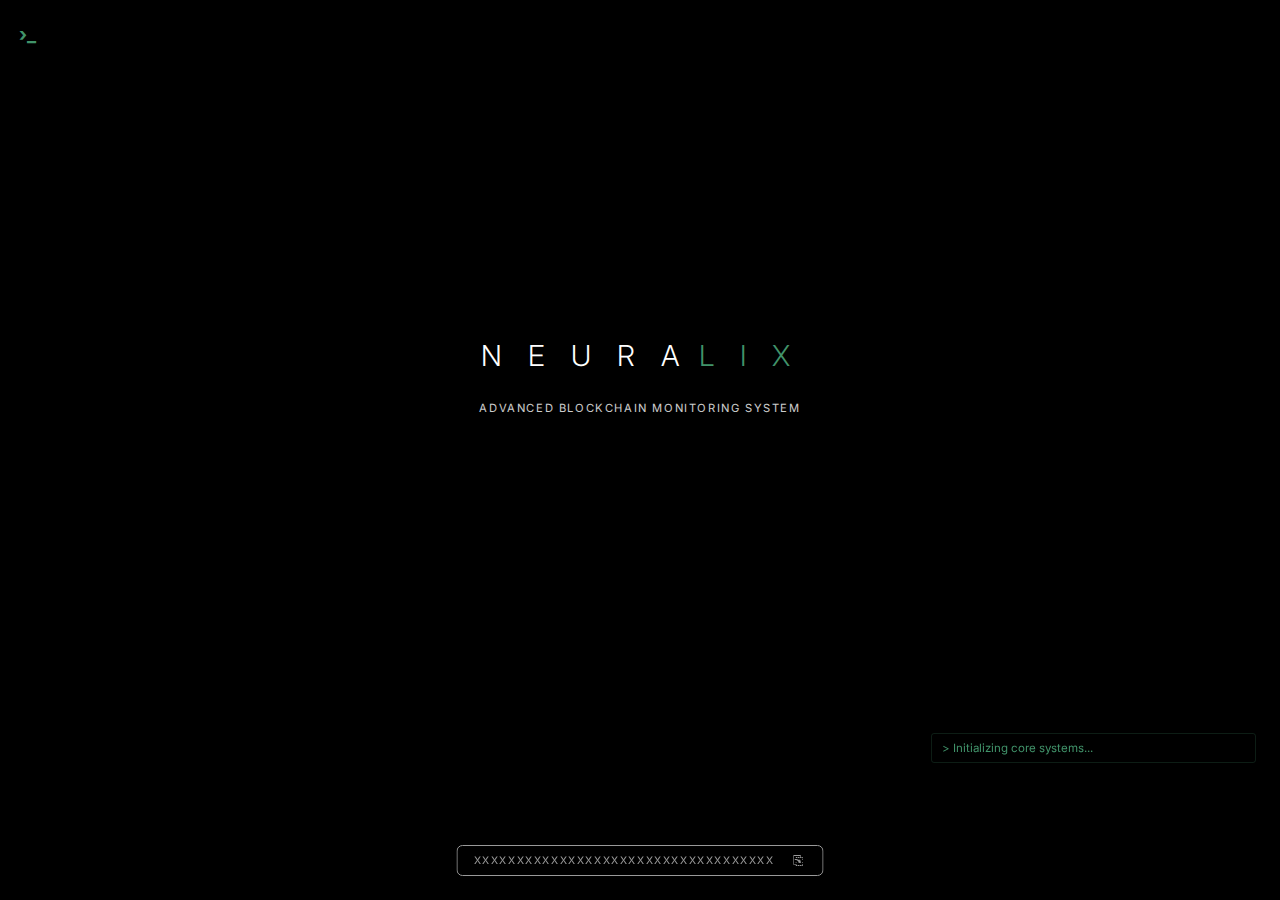
<file: index.html>
<!DOCTYPE html>
<html lang="en">
<head>
    <meta charset="UTF-8">
    <meta name="viewport" content="width=device-width, initial-scale=1.0">
    <title>NeuraLix</title>
    <link rel="icon" type="image/png" href="images/NN.png">
    <link href="https://fonts.googleapis.com/css2?family=Inter:wght@300;400;500;700&display=swap" rel="stylesheet">
    <link rel="stylesheet" href="css/styles.css">
    <link rel="stylesheet" href="css/loading.css">
    <link rel="stylesheet" href="https://cdnjs.cloudflare.com/ajax/libs/font-awesome/6.0.0/css/all.min.css">
    <link rel="stylesheet" href="css/transition.css">
</head>
<body>
    <!-- Top Right Title -->
    <div class="top-title">
        <h2>
            <span class="terminal-icon">›_</span>
            <span class="typing-text"></span>
        </h2>
    </div>

    <!-- Loading Screen -->
    <div id="loading-screen" class="active">
        <div class="center-content">
            <h1 class="main-title">
                <span class="neuro">N E U R A</span><span class="nix">L I X</span>
            </h1>
            <p class="subtitle">ADVANCED BLOCKCHAIN MONITORING SYSTEM</p>
            <div class="button-container">
                <button class="action-button green">INITIATE PORTAL</button>
                <button class="action-button white" onclick="window.location.href='whitepaper.html'">VIEW CONDUIT</button>
            </div>
        </div>
        
        <div class="terminal-section">
            <div class="command-lines">
                <div class="command-line">> Initializing core systems...</div>
                <div class="command-line">> Loading neural networks...</div>
                <div class="command-line">> Establishing secure connection...</div>
                <div class="command-line">> System ready...</div>
            </div>
        </div>

        <div class="contract-section">
            <button class="contract-button" type="button">
                <span class="contract-text" id="contractText">XXXXXXXXXXXXXXXXXXXXXXXXXXXXXXXXXXX</span>
                <span class="copy-icon">⎘</span>
            </button>
        </div>
    </div>

    <!-- Main Content (Initially Hidden) -->
    <div id="main-content" class="hidden">
        <nav class="main-nav">
            <div class="nav-left">
                <span class="terminal-icon">›_</span>NeuraLix
            </div>
            <div class="nav-links">
                <a href="main.html">Terminal</a>
                <a href="monitor.html">Monitors</a>
                <a href="whitepaper.html">Whitepaper</a>
            </div>
        </nav>
        
        <div class="main-container">
            <div class="hero-section">
                <h1>Advanced Neural<br>Monitoring System</h1>
                <p class="hero-subtitle">Autonomous blockchain analysis with precision control</p>
                <div class="hero-buttons">
                    <button class="social-button" onclick="window.open('https://twitter.com/neuronix')">
                        <i class="fab fa-twitter"></i>
                    </button>
                    <button class="social-button" onclick="window.open('https://t.me/neuronix')">
                        <i class="fab fa-telegram"></i>
                    </button>
                    <button class="purchase-button">
                        <span>Initialize Purchase</span>
                    </button>
                </div>
            </div>
            
            <div class="features-section">
                <h2>Core Systems</h2>
                <div class="feature-grid">
                    <div class="feature-card">
                        <h3>Neural Network</h3>
                        <p>Advanced blockchain monitoring system with autonomous detection capabilities</p>
                        <button class="action-button">Access Network</button>
                    </div>
                    <div class="feature-card">
                        <h3>Monitor Creation</h3>
                        <p>Configure custom monitoring parameters with precision control</p>
                        <button class="action-button">Initialize Monitor</button>
                    </div>
                    <div class="feature-card">
                        <h3>Analytics Portal</h3>
                        <p>Real-time data visualization and pattern analysis</p>
                        <button class="action-button">View Analytics</button>
                    </div>
                </div>
            </div>
        </div>
    </div>

    <script src="js/main.js"></script>
    <script src="js/transition.js"></script>
</body>
</html>
</file>
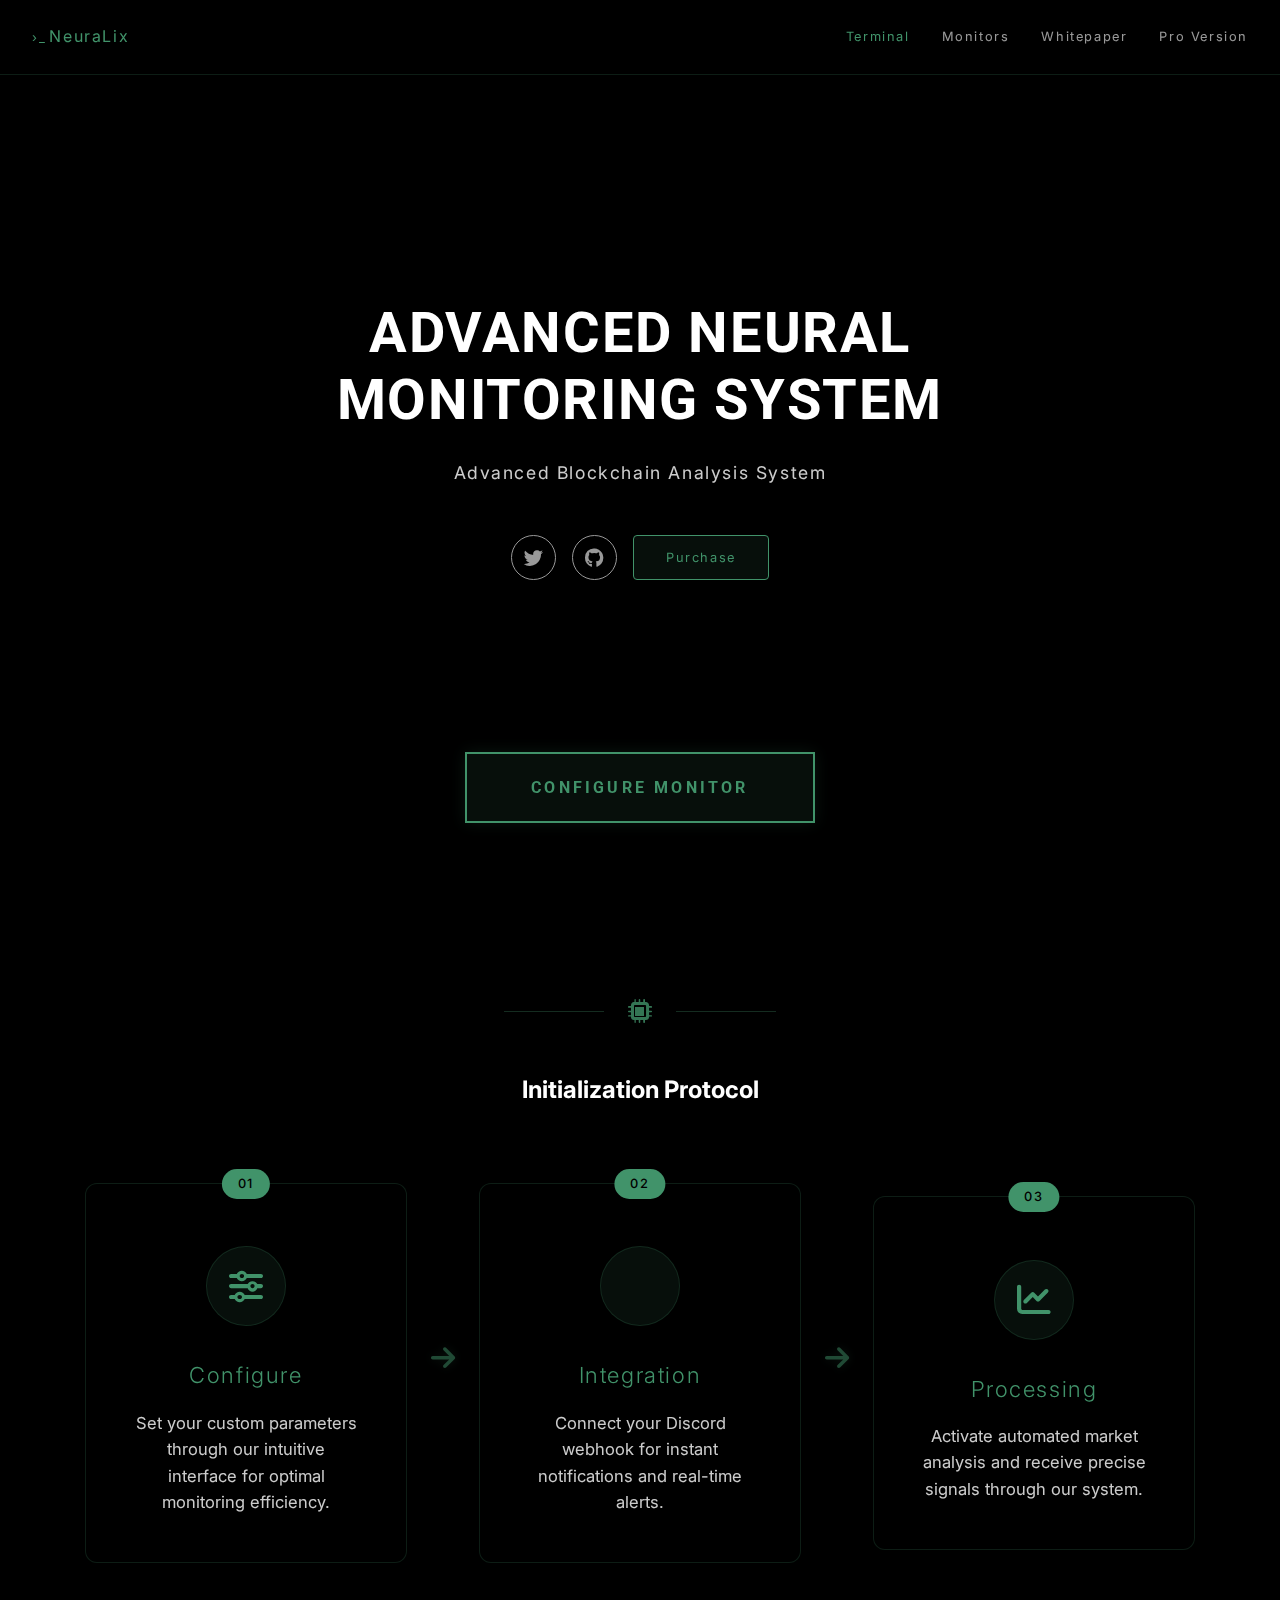
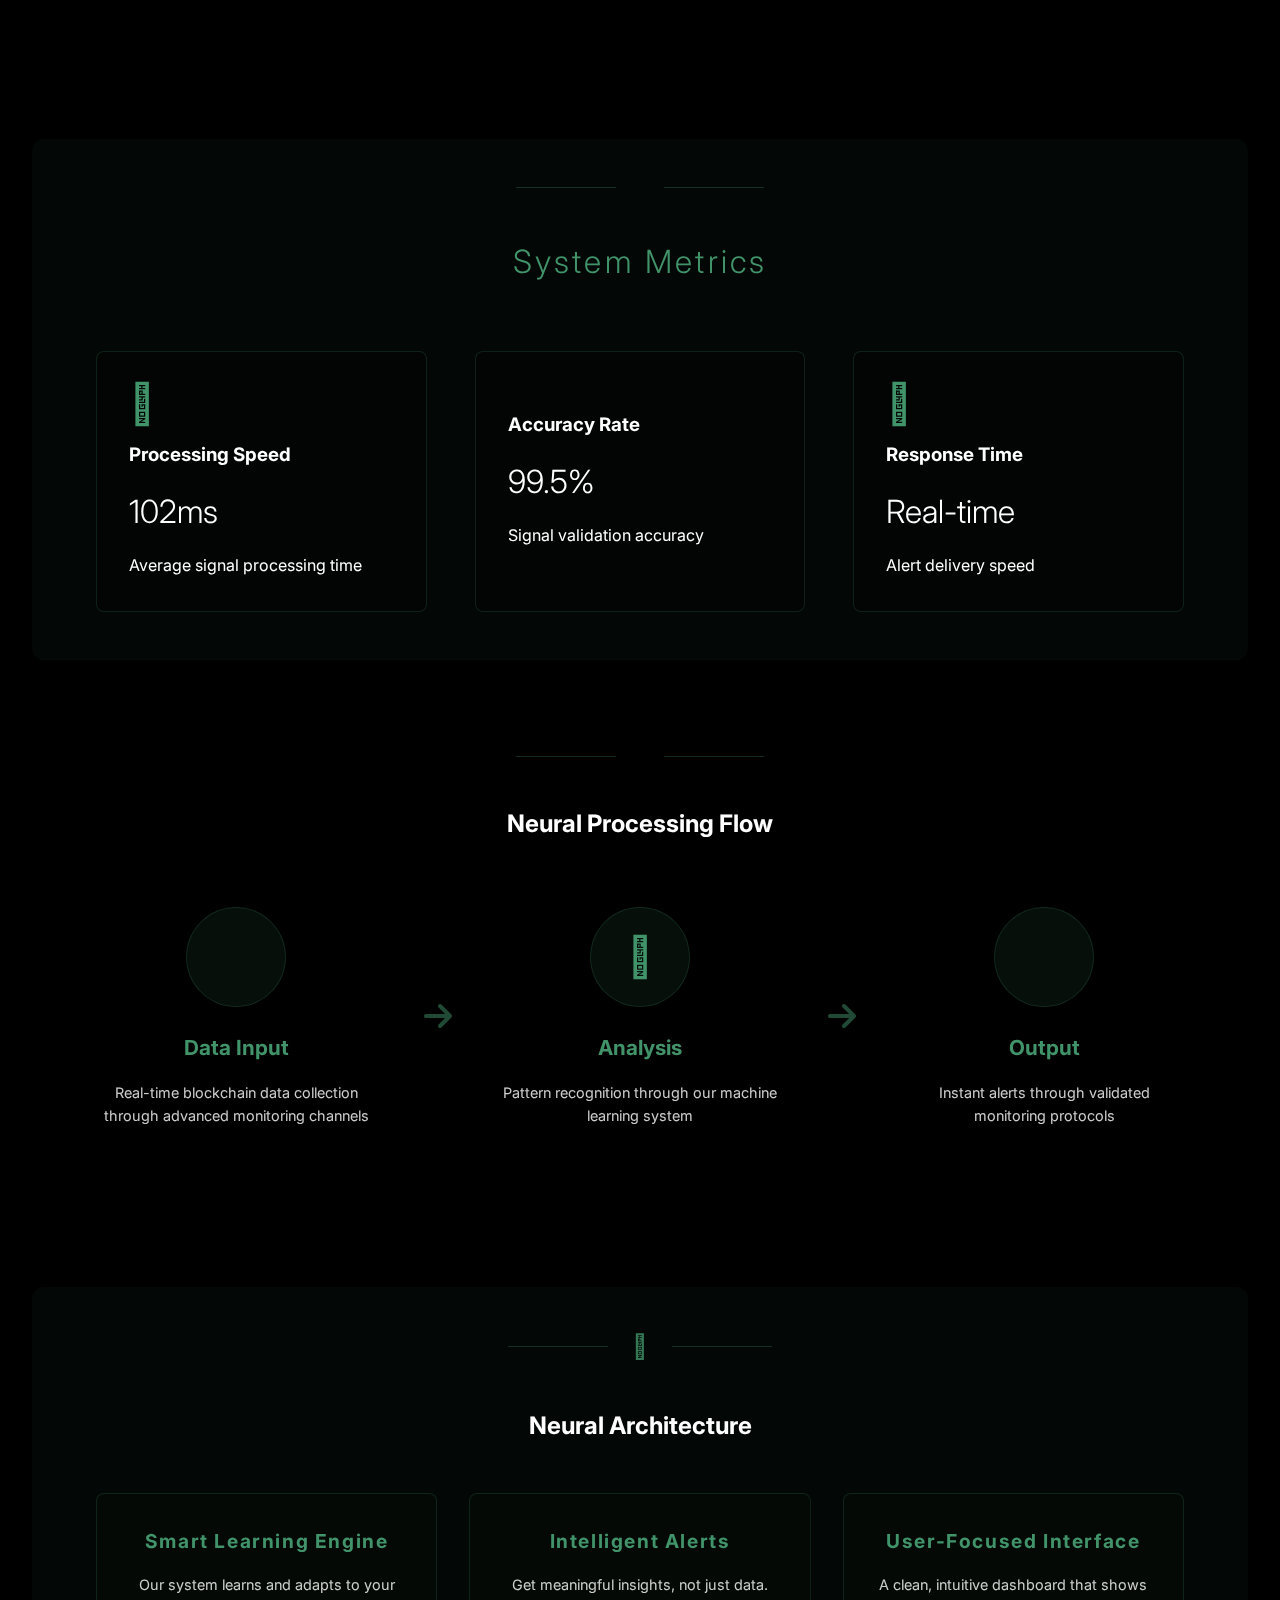
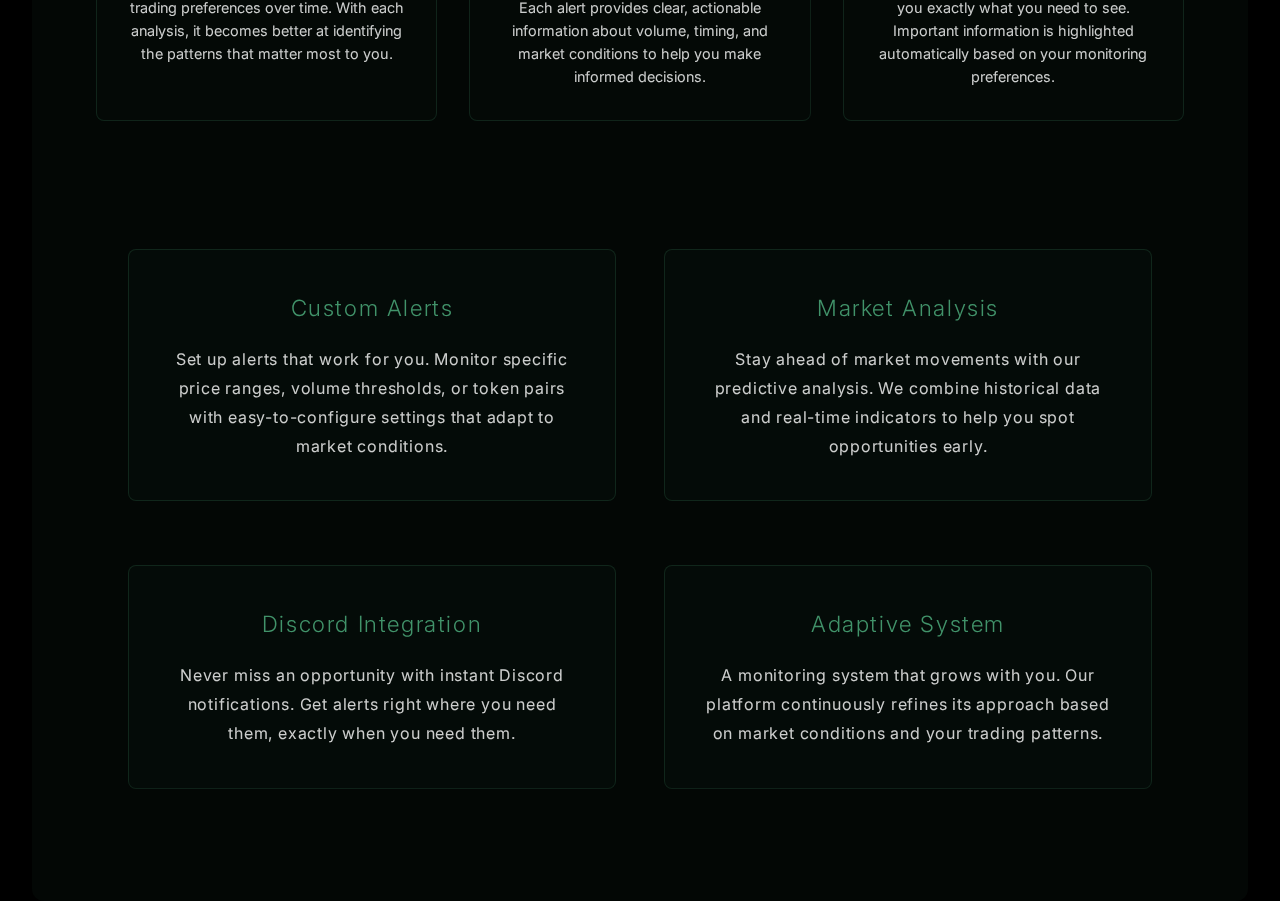
<file: main.html>
<!DOCTYPE html>
<html>
<head>
    <meta charset="UTF-8">
    <meta name="viewport" content="width=device-width, initial-scale=1.0">
    <title>NeuraLix</title>
    <link rel="icon" type="image/png" href="images/NN.png">
    <link href="https://fonts.googleapis.com/css2?family=Inter:wght@300;400;500;700&display=swap" rel="stylesheet">
    <link href="https://fonts.googleapis.com/css2?family=Roboto:wght@700&display=swap" rel="stylesheet">
    <link rel="stylesheet" href="css/styles.css">
    <link rel="stylesheet" href="css/main.css">
    <link rel="stylesheet" href="https://cdnjs.cloudflare.com/ajax/libs/font-awesome/6.0.0/css/all.min.css">
    <link rel="stylesheet" href="https://site-assets.fontawesome.com/releases/v6.4.0/css/all.css">
    <link rel="stylesheet" href="css/transition.css">
</head>
<body class="main-page">
    <nav class="main-nav">
        <div class="nav-left">
            <span class="terminal-icon">›_</span>NeuraLix
        </div>
        <div class="nav-links">
            <a href="#" class="active">Terminal</a>
            <a href="monitor.html">Monitors</a>
            <a href="whitepaper.html">Whitepaper</a>
            <a onclick="window.location.href='pro.html'" class="nav-link" style="cursor: pointer;">Pro Version</a>
        </div>
    </nav>
    
    <div class="main-container">
        <div class="hero-section">
            <h1>Advanced Neural<br>Monitoring System</h1>
            <p class="hero-subtitle">Advanced Blockchain Analysis System</p>
            <div class="hero-buttons">
                <button class="social-button" onclick="window.open('https://x.com/NeuraLix_AI')">
                    <i class="fab fa-twitter"></i>
                </button>
                <button class="social-button" onclick="window.open('https://github.com/NEURA-LIX/NEURALIX')">
                    <i class="fab fa-github"></i>
                </button>
                <button class="purchase-button" onclick="window.open('https://pump.fun/board')">
                    <span>Purchase</span>
                </button>
            </div>
        </div>
        
        <div class="configure-button-container">
            <button class="configure-button" onclick="window.location.href='monitor.html'">
                Configure Monitor
            </button>
        </div>
        
        <div class="initialization-section">
            <div class="section-divider">
                <div class="line"></div>
                <i class="fa-solid fa-microchip"></i>
                <div class="line"></div>
            </div>
            <h2>Initialization Protocol</h2>
            <div class="steps-container">
                <div class="step-box">
                    <div class="step-number">01</div>
                    <div class="step-icon">
                        <i class="fa-solid fa-sliders"></i>
                    </div>
                    <h3>Configure</h3>
                    <p>Set your custom parameters through our intuitive interface for optimal monitoring efficiency.</p>
                </div>
                <div class="step-arrow">
                    <i class="fa-solid fa-arrow-right"></i>
                </div>
                <div class="step-box">
                    <div class="step-number">02</div>
                    <div class="step-icon">
                        <i class="fa-solid fa-webhook"></i>
                    </div>
                    <h3>Integration</h3>
                    <p>Connect your Discord webhook for instant notifications and real-time alerts.</p>
                </div>
                <div class="step-arrow">
                    <i class="fa-solid fa-arrow-right"></i>
                </div>
                <div class="step-box">
                    <div class="step-number">03</div>
                    <div class="step-icon">
                        <i class="fa-solid fa-chart-line"></i>
                    </div>
                    <h3>Processing</h3>
                    <p>Activate automated market analysis and receive precise signals through our system.</p>
                </div>
            </div>
        </div>
        
        <div class="features-section">
            <div class="section-divider">
                <div class="line"></div>
                <i class="fa-duotone fa-chart-mixed"></i>
                <div class="line"></div>
            </div>
            <h2>System Metrics</h2>
            <div class="metrics-grid">
                <div class="metric-card">
                    <i class="fa-duotone fa-bolt"></i>
                    <h3>Processing Speed</h3>
                    <div class="metric-value" id="processingSpeed">0</div>
                    <p>Average signal processing time</p>
                </div>
                <div class="metric-card">
                    <i class="fa-duotone fa-chart-line-up"></i>
                    <h3>Accuracy Rate</h3>
                    <div class="metric-value" id="accuracyRate">0</div>
                    <p>Signal validation accuracy</p>
                </div>
                <div class="metric-card">
                    <i class="fa-duotone fa-clock"></i>
                    <h3>Response Time</h3>
                    <div class="metric-value">Real-time</div>
                    <p>Alert delivery speed</p>
                </div>
            </div>
        </div>
        
        <div class="process-section">
            <div class="section-divider">
                <div class="line"></div>
                <i class="fa-duotone fa-brain-circuit"></i>
                <div class="line"></div>
            </div>
            <h2>Neural Processing Flow</h2>
            <div class="process-flow">
                <div class="process-step">
                    <div class="process-icon">
                        <i class="fa-duotone fa-signal-stream"></i>
                    </div>
                    <h3>Data Input</h3>
                    <p>Real-time blockchain data collection through advanced monitoring channels</p>
                </div>
                <div class="process-arrow">
                    <i class="fa-solid fa-arrow-right"></i>
                </div>
                <div class="process-step">
                    <div class="process-icon">
                        <i class="fa-duotone fa-brain"></i>
                    </div>
                    <h3>Analysis</h3>
                    <p>Pattern recognition through our machine learning system</p>
                </div>
                <div class="process-arrow">
                    <i class="fa-solid fa-arrow-right"></i>
                </div>
                <div class="process-step">
                    <div class="process-icon">
                        <i class="fa-duotone fa-chart-network"></i>
                    </div>
                    <h3>Output</h3>
                    <p>Instant alerts through validated monitoring protocols</p>
                </div>
            </div>
        </div>
        
        <div class="neural-architecture-section">
            <div class="section-divider">
                <div class="line"></div>
                <i class="fa-duotone fa-network-wired"></i>
                <div class="line"></div>
            </div>
            <h2>Neural Architecture</h2>
            <div class="feature-grid">
                <div class="feature-card">
                    <h3>Smart Learning Engine</h3>
                    <p>Our system learns and adapts to your trading preferences over time. With each analysis, it becomes better at identifying the patterns that matter most to you.</p>
                </div>
                <div class="feature-card">
                    <h3>Intelligent Alerts</h3>
                    <p>Get meaningful insights, not just data. Each alert provides clear, actionable information about volume, timing, and market conditions to help you make informed decisions.</p>
                </div>
                <div class="feature-card">
                    <h3>User-Focused Interface</h3>
                    <p>A clean, intuitive dashboard that shows you exactly what you need to see. Important information is highlighted automatically based on your monitoring preferences.</p>
                </div>
            </div>
            
            <div class="advanced-features">
                <div class="feature-row">
                    <div class="feature-detail">
                        <h3>Custom Alerts</h3>
                        <p>Set up alerts that work for you. Monitor specific price ranges, volume thresholds, or token pairs with easy-to-configure settings that adapt to market conditions.</p>
                    </div>
                    <div class="feature-detail">
                        <h3>Market Analysis</h3>
                        <p>Stay ahead of market movements with our predictive analysis. We combine historical data and real-time indicators to help you spot opportunities early.</p>
                    </div>
                </div>
                <div class="feature-row">
                    <div class="feature-detail">
                        <h3>Discord Integration</h3>
                        <p>Never miss an opportunity with instant Discord notifications. Get alerts right where you need them, exactly when you need them.</p>
                    </div>
                    <div class="feature-detail">
                        <h3>Adaptive System</h3>
                        <p>A monitoring system that grows with you. Our platform continuously refines its approach based on market conditions and your trading patterns.</p>
                    </div>
                </div>
            </div>
        </div>
    </div>
    <script src="main.js"></script>
    <script src="js/transition.js"></script>
    <script>
        // Processing speed animation
        function updateProcessingSpeed() {
            const speedElement = document.getElementById('processingSpeed');
            const randomSpeed = Math.floor(Math.random() * (180 - 50 + 1) + 50);
            speedElement.textContent = randomSpeed + 'ms';
        }

        // Accuracy rate animation
        function updateAccuracyRate() {
            const accuracyElement = document.getElementById('accuracyRate');
            const randomAccuracy = (Math.random() * (99.8 - 98.1) + 98.1).toFixed(1);
            accuracyElement.textContent = randomAccuracy + '%';
        }

        // Update every second
        setInterval(updateProcessingSpeed, 1000);
        setInterval(updateAccuracyRate, 1000);
        
        // Initial updates
        updateProcessingSpeed();
        updateAccuracyRate();
    </script>
</body>
</html>
</file>
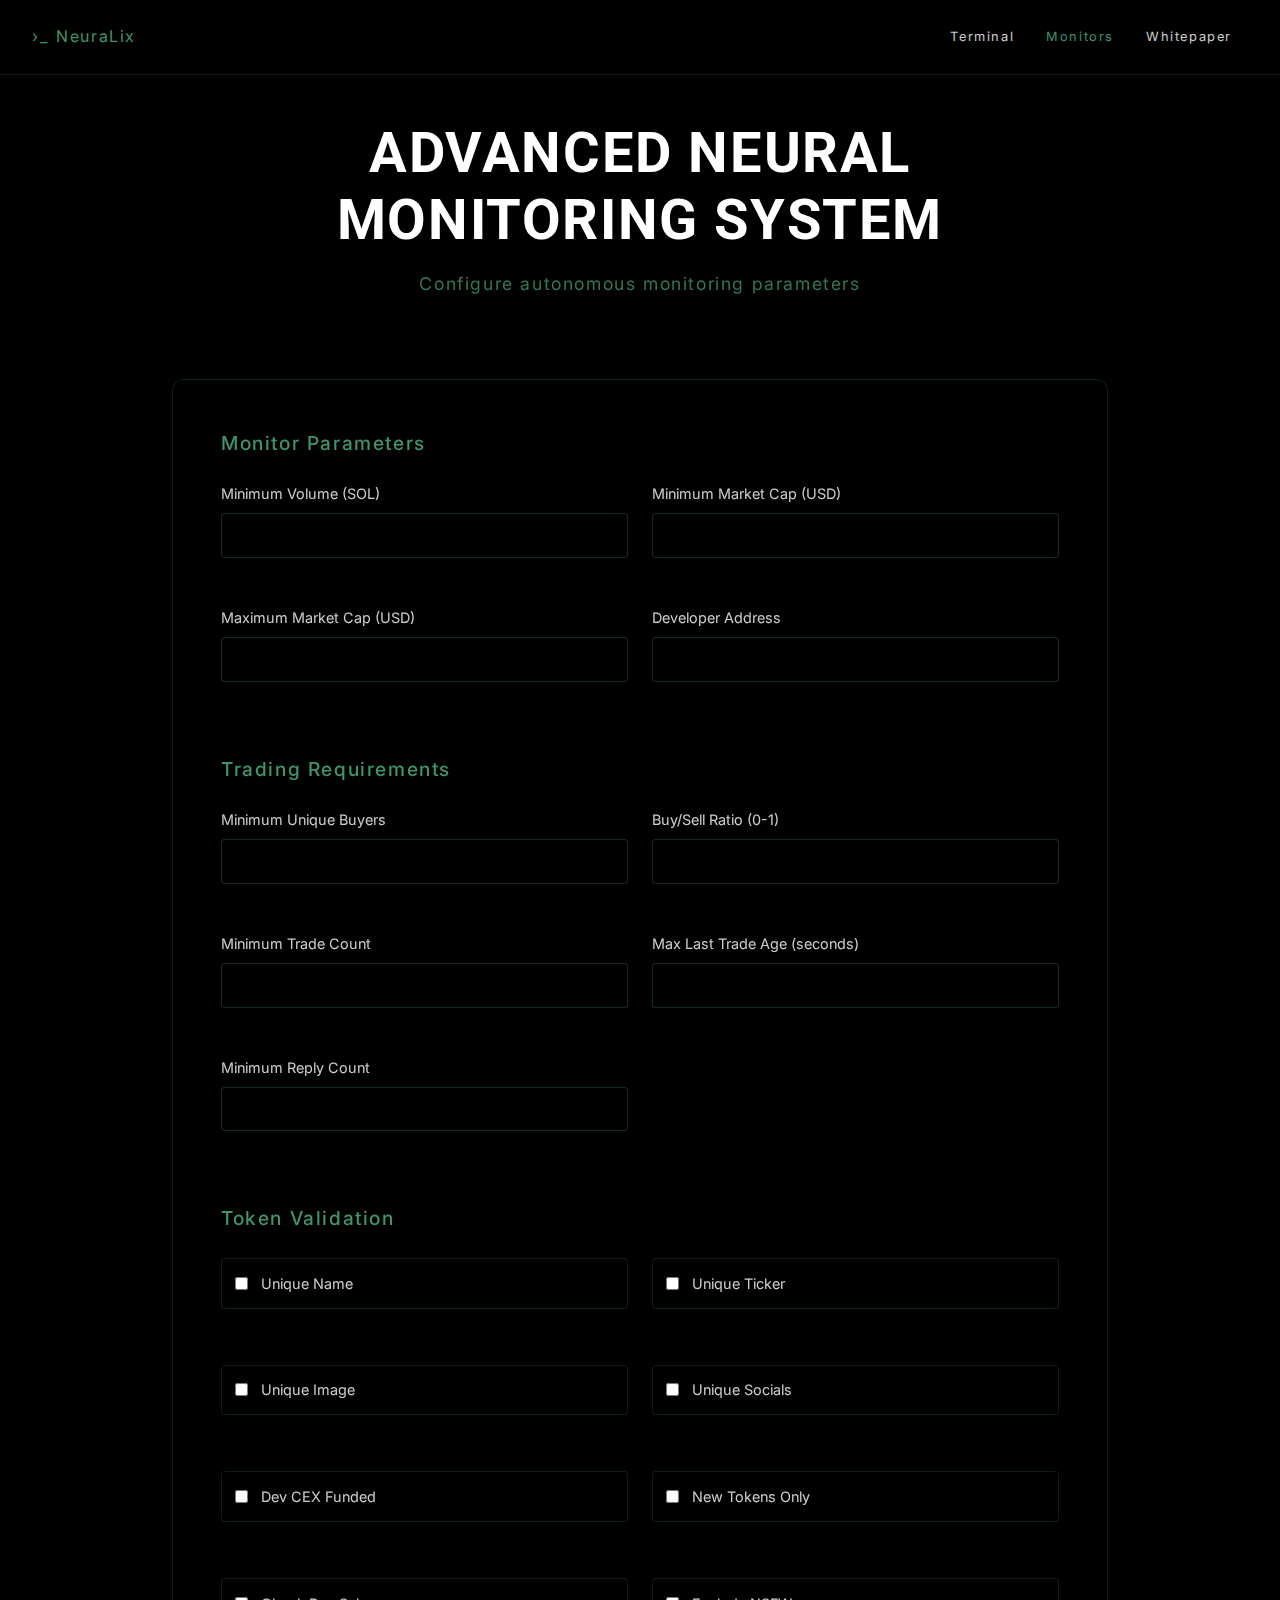
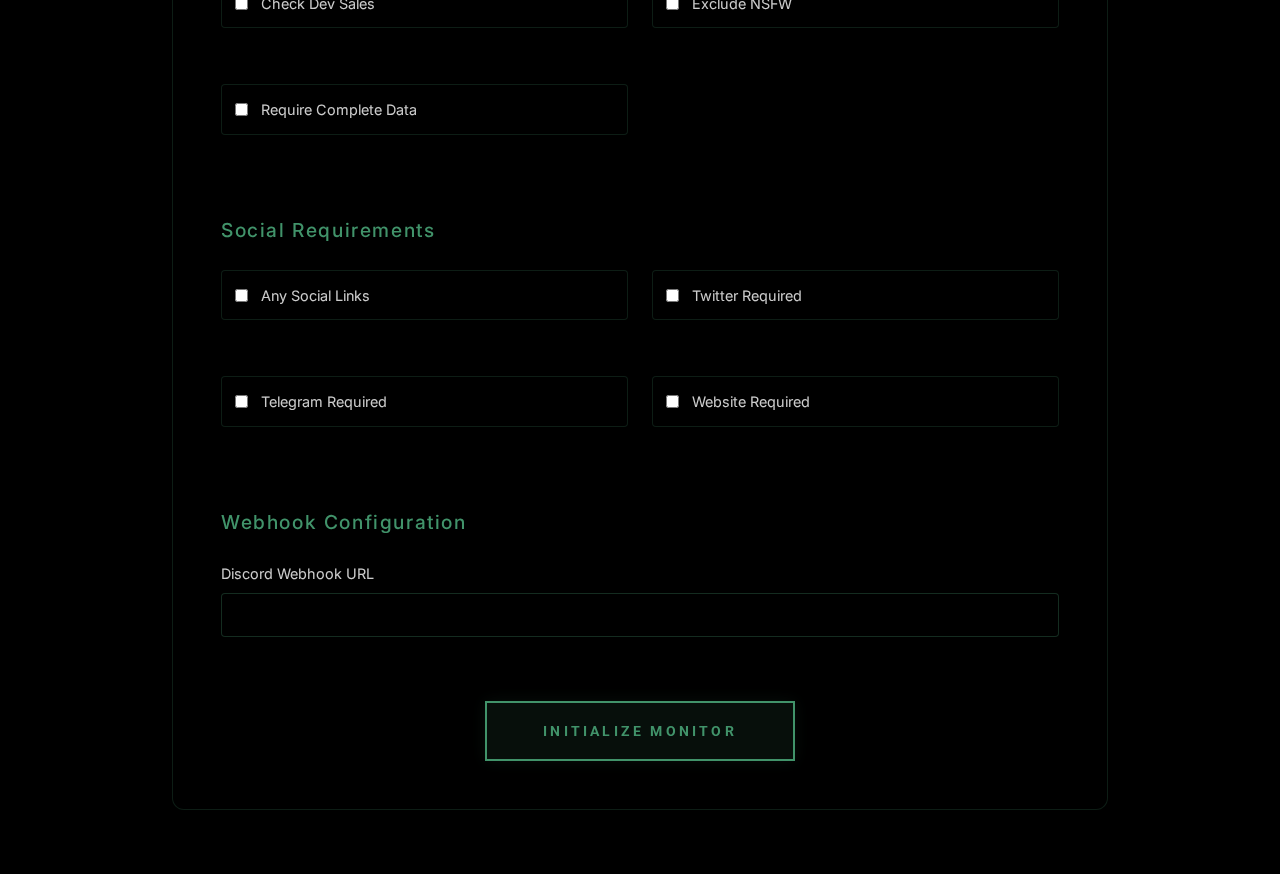
<file: monitor.html>
<!DOCTYPE html>
<html>
<head>
    <meta charset="UTF-8">
    <meta name="viewport" content="width=device-width, initial-scale=1.0">
    <title>NeuraLix</title>
    <link rel="icon" type="image/png" href="images/NN.png">
    <link href="https://fonts.googleapis.com/css2?family=Inter:wght@300;400;500;700&display=swap" rel="stylesheet">
    <link href="https://fonts.googleapis.com/css2?family=Roboto:wght@700&display=swap" rel="stylesheet">
    <link rel="stylesheet" href="css/styles.css">
    <link rel="stylesheet" href="css/monitor.css">
    <link rel="stylesheet" href="https://cdnjs.cloudflare.com/ajax/libs/font-awesome/6.0.0/css/all.min.css">
    <link rel="stylesheet" href="css/transition.css">
</head>
<body class="monitor-page">
    <nav class="main-nav">
        <div class="site-title">
            <span class="terminal-icon">›_</span>
            <span class="title-text">NeuraLix</span>
        </div>
        <div class="nav-links">
            <a href="main.html" class="nav-link">Terminal</a>
            <a href="#" class="nav-link active">Monitors</a>
            <a href="whitepaper.html" class="nav-link">Whitepaper</a>
        </div>
    </nav>

    <div class="monitor-container">
        <div class="monitor-header">
            <h1>Advanced Neural<br>Monitoring System</h1>
            <p class="hero-subtitle">Configure autonomous monitoring parameters</p>
        </div>

        <form class="monitor-form" id="monitorForm">
            <div class="form-section">
                <h2>Monitor Parameters</h2>
                <div class="form-grid">
                    <div class="form-group">
                        <label for="minVolume">Minimum Volume (SOL)</label>
                        <input type="number" id="minVolume" required min="0" step="0.1">
                    </div>
                    <div class="form-group">
                        <label for="minMcap">Minimum Market Cap (USD)</label>
                        <input type="number" id="minMcap" min="0">
                    </div>
                    <div class="form-group">
                        <label for="maxMcap">Maximum Market Cap (USD)</label>
                        <input type="number" id="maxMcap" min="0">
                    </div>
                    <div class="form-group">
                        <label for="devAddress">Developer Address</label>
                        <input type="text" id="devAddress">
                    </div>
                </div>
            </div>

            <div class="form-section">
                <h2>Trading Requirements</h2>
                <div class="form-grid">
                    <div class="form-group">
                        <label for="minUniqueBuyers">Minimum Unique Buyers</label>
                        <input type="number" id="minUniqueBuyers" min="0">
                    </div>
                    <div class="form-group">
                        <label for="buySellRatio">Buy/Sell Ratio (0-1)</label>
                        <input type="number" id="buySellRatio" min="0" max="1" step="0.1">
                    </div>
                    <div class="form-group">
                        <label for="minTradeCount">Minimum Trade Count</label>
                        <input type="number" id="minTradeCount" min="0">
                    </div>
                    <div class="form-group">
                        <label for="maxLastTradeAge">Max Last Trade Age (seconds)</label>
                        <input type="number" id="maxLastTradeAge" min="0">
                    </div>
                    <div class="form-group">
                        <label for="minReplyCount">Minimum Reply Count</label>
                        <input type="number" id="minReplyCount" min="0">
                    </div>
                </div>
            </div>

            <div class="form-section">
                <h2>Token Validation</h2>
                <div class="form-grid">
                    <div class="form-group checkbox-group">
                        <label>
                            <input type="checkbox" id="uniqueName">
                            <span>Unique Name</span>
                        </label>
                    </div>
                    <div class="form-group checkbox-group">
                        <label>
                            <input type="checkbox" id="uniqueTicker">
                            <span>Unique Ticker</span>
                        </label>
                    </div>
                    <div class="form-group checkbox-group">
                        <label>
                            <input type="checkbox" id="uniqueImage">
                            <span>Unique Image</span>
                        </label>
                    </div>
                    <div class="form-group checkbox-group">
                        <label>
                            <input type="checkbox" id="uniqueSocials">
                            <span>Unique Socials</span>
                        </label>
                    </div>
                    <div class="form-group checkbox-group">
                        <label>
                            <input type="checkbox" id="cexFunded">
                            <span>Dev CEX Funded</span>
                        </label>
                    </div>
                    <div class="form-group checkbox-group">
                        <label>
                            <input type="checkbox" id="newTokensOnly">
                            <span>New Tokens Only</span>
                        </label>
                    </div>
                    <div class="form-group checkbox-group">
                        <label>
                            <input type="checkbox" id="devSoldCheck">
                            <span>Check Dev Sales</span>
                        </label>
                    </div>
                    <div class="form-group checkbox-group">
                        <label>
                            <input type="checkbox" id="excludeNsfw">
                            <span>Exclude NSFW</span>
                        </label>
                    </div>
                    <div class="form-group checkbox-group">
                        <label>
                            <input type="checkbox" id="requireCompleteData">
                            <span>Require Complete Data</span>
                        </label>
                    </div>
                </div>
            </div>

            <div class="form-section">
                <h2>Social Requirements</h2>
                <div class="form-grid">
                    <div class="form-group checkbox-group">
                        <label>
                            <input type="checkbox" id="hasSocials">
                            <span>Any Social Links</span>
                        </label>
                    </div>
                    <div class="form-group checkbox-group">
                        <label>
                            <input type="checkbox" id="hasTwitter">
                            <span>Twitter Required</span>
                        </label>
                    </div>
                    <div class="form-group checkbox-group">
                        <label>
                            <input type="checkbox" id="hasTelegram">
                            <span>Telegram Required</span>
                        </label>
                    </div>
                    <div class="form-group checkbox-group">
                        <label>
                            <input type="checkbox" id="hasWebsite">
                            <span>Website Required</span>
                        </label>
                    </div>
                </div>
            </div>

            <div class="form-section">
                <h2>Webhook Configuration</h2>
                <div class="form-group">
                    <label for="webhookUrl">Discord Webhook URL</label>
                    <input type="url" id="webhookUrl" required>
                </div>
            </div>

            <div class="form-actions">
                <button type="submit" class="submit-button">Initialize Monitor</button>
            </div>
        </form>
    </div>

    <script src="js/monitor.js"></script>
    <script src="js/transition.js"></script>
</body>
</html>
</file>
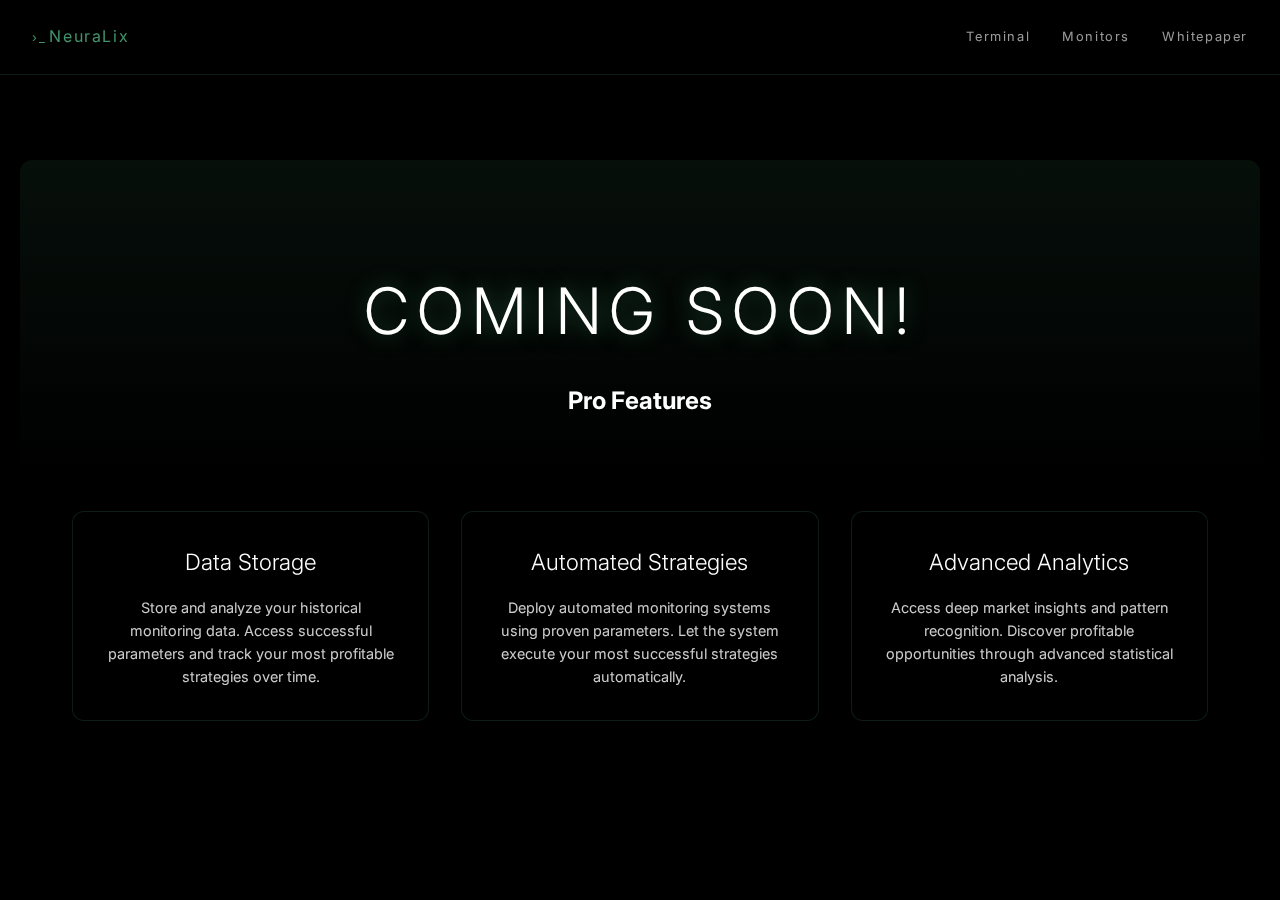
<file: pro.html>
<!DOCTYPE html>
<html>
<head>
    <meta charset="UTF-8">
    <meta name="viewport" content="width=device-width, initial-scale=1.0">
    <title>NeuraLix Pro</title>
    <link rel="icon" type="image/png" href="images/NN.png">
    <link href="https://fonts.googleapis.com/css2?family=Inter:wght@300;400;500;700&display=swap" rel="stylesheet">
    <link href="https://fonts.googleapis.com/css2?family=Roboto:wght@700&display=swap" rel="stylesheet">
    <link rel="stylesheet" href="css/styles.css">
    <link rel="stylesheet" href="css/main.css">
    <link rel="stylesheet" href="https://cdnjs.cloudflare.com/ajax/libs/font-awesome/6.0.0/css/all.min.css">
    <link rel="stylesheet" href="https://site-assets.fontawesome.com/releases/v6.4.0/css/all.css">
    <link rel="stylesheet" href="css/transition.css">
    <style>
        .coming-soon {
            text-align: center;
            padding: 100px 0 50px;
            background: linear-gradient(180deg, rgba(65, 147, 106, 0.1) 0%, rgba(0, 0, 0, 0) 100%);
            border-radius: 12px;
            margin: 80px 20px 40px;
        }

        .coming-soon h1 {
            font-size: 4rem;
            color: white;
            text-transform: uppercase;
            letter-spacing: 0.5rem;
            margin-bottom: 20px;
            font-weight: 300;
            text-shadow: 0 0 20px rgba(65, 147, 106, 0.5);
        }

        .pro-features {
            display: grid;
            grid-template-columns: repeat(3, 1fr);
            gap: 2rem;
            padding: 0 2rem;
            max-width: 1200px;
            margin: 0 auto;
        }

        .feature-box {
            background: rgba(0, 0, 0, 0.3);
            border: 1px solid rgba(65, 147, 106, 0.2);
            border-radius: 12px;
            padding: 2rem;
            text-align: center;
            transition: all 0.3s ease;
        }

        .feature-box:hover {
            transform: translateY(-5px);
            border-color: var(--neon-green);
            box-shadow: 0 0 20px rgba(65, 147, 106, 0.1);
        }

        .feature-box i {
            font-size: 2.5rem;
            color: var(--neon-green);
            margin-bottom: 1.5rem;
        }

        .feature-box h3 {
            color: white;
            font-size: 1.4rem;
            margin-bottom: 1rem;
            font-weight: 300;
        }

        .feature-box p {
            color: rgba(255, 255, 255, 0.8);
            font-size: 0.9rem;
            line-height: 1.6;
        }

        .nav-link.pro {
            color: var(--neon-green);
            border: 1px solid var(--neon-green);
            padding: 0.5rem 1rem;
            border-radius: 4px;
        }

        .nav-link.pro:hover {
            background: var(--neon-green);
            color: var(--dark-bg);
        }
    </style>
</head>
<body class="main-page">
    <nav class="main-nav">
        <div class="nav-left">
            <span class="terminal-icon">›_</span>NeuraLix
        </div>
        <div class="nav-links">
            <a href="main.html">Terminal</a>
            <a href="monitor.html">Monitors</a>
            <a href="whitepaper.html">Whitepaper</a>
        </div>
    </nav>
    
    <div class="main-container">
        <div class="coming-soon">
            <h1>Coming Soon!</h1>
            <h2>Pro Features</h2>
        </div>
        
        <div class="pro-features">
            <div class="feature-box">
                <h3>Data Storage</h3>
                <p>Store and analyze your historical monitoring data. Access successful parameters and track your most profitable strategies over time.</p>
            </div>
            
            <div class="feature-box">
                <h3>Automated Strategies</h3>
                <p>Deploy automated monitoring systems using proven parameters. Let the system execute your most successful strategies automatically.</p>
            </div>
            
            <div class="feature-box">
                <h3>Advanced Analytics</h3>
                <p>Access deep market insights and pattern recognition. Discover profitable opportunities through advanced statistical analysis.</p>
            </div>
        </div>
    </div>

    <script src="js/transition.js"></script>
</body>
</html>
</file>
<file: css/styles.css>
:root {
    --neon-green: #41936a;
    --dark-bg: #000000;
}

* {
    margin: 0;
    padding: 0;
    box-sizing: border-box;
    font-family: 'Inter', 'Helvetica Neue', Arial, sans-serif;
}

body {
    background-color: var(--dark-bg);
    color: var(--neon-green);
    line-height: 1.6;
    overflow: hidden;
    opacity: 0;
    transition: opacity 0.1s ease;
}

body.loaded {
    opacity: 1;
}

.hidden {
    display: none !important;
}

#loading-screen {
    position: fixed;
    top: 0;
    left: 0;
    width: 100%;
    height: 100%;
    background: var(--dark-bg);
    z-index: 1000;
}

#main-content {
    position: fixed;
    top: 0;
    left: 0;
    width: 100%;
    height: 100%;
    background: var(--dark-bg);
}

.top-title {
    position: fixed;
    top: 1.2rem;
    left: 1.2rem;
    z-index: 1001;
}

.top-title h2 {
    font-size: 0.8rem;
    font-weight: 400;
    letter-spacing: 0.1rem;
    color: var(--neon-green);
    display: flex;
    align-items: center;
}

.terminal-icon {
    font-size: 0.8rem;
    margin-right: 0.2rem;
}

.typing-text {
    position: relative;
    overflow: hidden;
    white-space: nowrap;
    border-right: 2px solid var(--neon-green);
    animation: blink 1s step-end;
    animation-iteration-count: 4;
}

@keyframes blink {
    from, to { border-color: transparent }
    50% { border-color: var(--neon-green); }
} 

.fade-out {
    animation: fadeOut 1s forwards;
}

.fade-in {
    opacity: 0;
    animation: fadeIn 1s forwards;
    animation-delay: 0.5s;
}

@keyframes fadeOut {
    from { opacity: 1; }
    to { opacity: 0; }
}

@keyframes fadeIn {
    from { 
        opacity: 0; 
        transform: scale(0.98);
    }
    to { 
        opacity: 1;
        transform: scale(1);
    }
} 

body.fade-out {
    animation: fadeOut 1s forwards;
}

body.fade-in {
    animation: fadeIn 1s forwards;
    opacity: 0;
}

@keyframes fadeOut {
    from { opacity: 1; }
    to { opacity: 0; }
}
</file>
<file: css/loading.css>
.center-content {
    position: absolute;
    top: 50%;
    left: 50%;
    transform: translate(-50%, -80%);
    text-align: center;
    padding: 0;
}

.main-title {
    font-size: 1.8rem;
    color: white;
    margin-bottom: 1.2rem;
    display: flex;
    justify-content: center;
    gap: 0;
}

.main-title .neuro {
    color: white;
    font-weight: 300;
    letter-spacing: 0.6rem;
}

.main-title .nix {
    color: var(--neon-green);
    font-weight: 300;
    letter-spacing: 0.6rem;
    margin-left: 0.6rem;
}

.subtitle {
    color: white;
    font-size: 0.7rem;
    opacity: 0.8;
    letter-spacing: 0.1rem;
    margin-bottom: 1.5rem;
    line-height: 1.8;
    margin-left: auto;
    margin-right: auto;
}

.terminal-section {
    position: fixed;
    bottom: 1.5rem;
    right: 1.5rem;
    width: 325px;
}

.command-lines {
    font-family: 'Courier New', monospace;
    color: var(--neon-green);
    margin-bottom: 1rem;
}

.command-line {
    margin: 0.15rem 0;
    background: transparent;
    padding: 0.3rem 0.6rem;
    border-radius: 3px;
    border: 1px solid rgba(65, 147, 106, 0.2);
    font-size: 0.72rem;
    white-space: nowrap;
    overflow: hidden;
    width: 0;
    opacity: 0;
}

.command-line.typing {
    opacity: 1;
    width: 100%;
    transition: width 1s steps(40, end), opacity 0.3s ease;
}

#enter-button {
    position: relative;
    right: auto;
    bottom: auto;
    background: transparent;
    border: 2px solid var(--neon-green);
    color: var(--neon-green);
    padding: 0.6rem 1.5rem;
    cursor: pointer;
    font-size: 0.8rem;
    letter-spacing: 0.2rem;
    transition: all 0.3s ease;
    opacity: 0;
    display: inline-block;
    margin: 0 auto;
}

#enter-button:hover {
    background: var(--neon-green);
    color: var(--dark-bg);
}

@keyframes fadeIn {
    from { opacity: 0; transform: translateY(10px); }
    to { opacity: 1; transform: translateY(0); }
}

@keyframes fadeOut {
    from { opacity: 1; }
    to { opacity: 0; }
}

.terminal-icon {
    color: var(--neon-green);
    margin-right: 0.3rem;
    font-size: 1.2rem;
    font-weight: bold;
    letter-spacing: 0;
}

.button-container {
    margin-top: 1rem;
    display: flex;
    gap: 0.5rem;
    justify-content: center;
}

.action-button {
    background: transparent;
    padding: 0.7rem 1rem;
    border: 1px solid;
    font-size: 0.65rem;
    letter-spacing: 0.2rem;
    cursor: pointer;
    transition: all 0.3s ease;
    min-width: 140px;
    text-transform: uppercase;
    display: flex;
    align-items: center;
    justify-content: center;
}

.action-button.green {
    border-color: var(--neon-green);
    color: var(--neon-green);
    background: rgba(65, 147, 106, 0.1);
    border-width: 1.5px;
    border-style: solid;
    backdrop-filter: blur(5px);
    opacity: 0;
    visibility: hidden;
}

.action-button.green.active {
    opacity: 1;
    visibility: visible;
    animation: buttonFadeIn 1s forwards;
}

.action-button.green:hover {
    background: var(--neon-green);
    color: var(--dark-bg);
    box-shadow: 0 0 10px rgba(65, 147, 106, 0.3);
}

.action-button.white {
    border-color: white;
    color: white;
    border-width: 1.5px;
    opacity: 0;
    visibility: hidden;
}

.action-button.white.active {
    opacity: 1;
    visibility: visible;
    animation: buttonFadeIn 1s forwards;
}

.action-button.white:hover {
    background: white;
    color: var(--dark-bg);
}

@keyframes buttonFadeIn {
    0% {
        opacity: 0;
        transform: translateY(10px);
    }
    100% {
        opacity: 1;
        transform: translateY(0);
    }
}

@keyframes typing {
    from { width: 0 }
    to { width: 100% }
}

.contract-section {
    position: fixed;
    bottom: 1.5rem;
    left: 50%;
    transform: translateX(-50%);
    z-index: 1001;
}

.contract-button {
    background: rgba(0, 0, 0, 0.5);
    border: 1.5px solid white;
    color: white;
    padding: 0.4rem 1rem;
    font-size: 0.65rem;
    letter-spacing: 0.1rem;
    cursor: pointer;
    transition: all 0.3s ease;
    display: flex;
    align-items: center;
    gap: 0.8rem;
    font-family: 'Courier New', monospace;
    border-radius: 6px;
    backdrop-filter: blur(10px);
    opacity: 0.6;
}

.contract-button:hover {
    background: rgba(0, 0, 0, 0.7);
    border-color: white;
    opacity: 1;
}

.copy-icon {
    font-size: 0.8rem;
    margin-left: 0.2rem;
    color: white;
    transition: all 0.3s ease;
    width: 16px;
    height: 16px;
    display: flex;
    align-items: center;
    justify-content: center;
}

.contract-section {
    position: fixed;
    bottom: 1.5rem;
    left: 50%;
    transform: translateX(-50%);
    z-index: 1001;
}

.contract-button {
    background: rgba(0, 0, 0, 0.5);
    border: 1.5px solid white;
    color: white;
    padding: 0.4rem 1rem;
    font-size: 0.65rem;
    letter-spacing: 0.1rem;
    cursor: pointer;
    transition: all 0.3s ease;
    display: flex;
    align-items: center;
    gap: 0.8rem;
    font-family: 'Courier New', monospace;
    border-radius: 6px;
    backdrop-filter: blur(10px);
    opacity: 0.6;
}

.contract-button:hover {
    background: rgba(0, 0, 0, 0.7);
    border-color: white;
    opacity: 1;
}

.copy-icon {
    font-size: 0.8rem;
    margin-left: 0.2rem;
    color: white;
    transition: all 0.3s ease;
    width: 16px;
    height: 16px;
    display: flex;
    align-items: center;
    justify-content: center;
}

.contract-section {
    position: fixed;
    bottom: 1.5rem;
    left: 50%;
    transform: translateX(-50%);
    z-index: 1001;
}

.contract-button {
    background: rgba(0, 0, 0, 0.5);
    border: 1.5px solid white;
    color: white;
    padding: 0.4rem 1rem;
    font-size: 0.65rem;
    letter-spacing: 0.1rem;
    cursor: pointer;
    transition: all 0.3s ease;
    display: flex;
    align-items: center;
    gap: 0.8rem;
    font-family: 'Courier New', monospace;
    border-radius: 6px;
    backdrop-filter: blur(10px);
    opacity: 0.6;
}

.contract-button:hover {
    background: rgba(0, 0, 0, 0.7);
    border-color: white;
    opacity: 1;
}

.copy-icon {
    font-size: 0.8rem;
    margin-left: 0.2rem;
    color: white;
    transition: all 0.3s ease;
    width: 16px;
    height: 16px;
    display: flex;
    align-items: center;
    justify-content: center;
}
</file>
<file: css/transition.css>
/* Initial state for all pages */
body {
    opacity: 0;
    transition: opacity 0.2s cubic-bezier(0.4, 0, 0.2, 1);
    will-change: opacity;
}

.fade-transition {
    opacity: 1;
    transition: opacity 0.3s ease;
}

.fade-out {
    opacity: 0;
}
</file>
<file: css/main.css>
/* Main page styles */
body.main-page {
    min-height: 100vh;
    background-color: var(--dark-bg);
    color: white;
    overflow-y: auto;
    overflow-x: hidden;
}

.main-nav {
    position: absolute;
    top: 0;
    left: 0;
    width: 100%;
    padding: 1.5rem 2rem;
    display: flex;
    justify-content: space-between;
    align-items: center;
    background: rgba(0, 0, 0, 0.8);
    backdrop-filter: blur(10px);
    border-bottom: 1px solid rgba(65, 147, 106, 0.2);
    z-index: 100;
}

.nav-left {
    color: var(--neon-green);
    font-size: 1rem;
    letter-spacing: 0.1rem;
}

.nav-links {
    display: flex;
    gap: 2rem;
}

.nav-links a {
    color: white;
    text-decoration: none;
    font-size: 0.8rem;
    letter-spacing: 0.1rem;
    opacity: 0.6;
    transition: all 0.3s ease;
}

.nav-links a:hover, .nav-links a.active {
    opacity: 1;
    color: var(--neon-green);
}

.main-container {
    padding: 0;
    max-width: 1400px;
    margin: 0 auto;
    position: relative;
    z-index: 1;
    overflow: visible;
    padding-top: 80px;
}

.hero-section {
    min-height: 80vh;
    display: flex;
    flex-direction: column;
    justify-content: center;
    align-items: center;
    text-align: center;
    padding: 0 2rem;
    margin-bottom: 4rem;
}

.hero-section h1 {
    font-size: 3.5rem;
    color: white;
    font-family: 'Roboto', sans-serif;
    font-weight: 700;
    line-height: 1.2;
    margin-bottom: 1.5rem;
    letter-spacing: 0.1rem;
    text-transform: uppercase;
}

.hero-subtitle {
    color: white;
    opacity: 0.8;
    font-size: 1.1rem;
    margin-bottom: 3rem;
    letter-spacing: 0.1rem;
}

.hero-buttons {
    display: flex;
    gap: 1rem;
    justify-content: center;
}

.features-section {
    background: rgba(65, 147, 106, 0.05);
    padding: 3rem 4rem;
    backdrop-filter: blur(10px);
    position: relative;
    z-index: 2;
    border-radius: 12px;
    margin: 0 2rem;
}

.features-section h2 {
    color: var(--neon-green);
    font-size: 2rem;
    text-align: center;
    margin-bottom: 4rem;
    font-weight: 300;
    letter-spacing: 0.2rem;
}

.feature-grid {
    display: grid;
    grid-template-columns: repeat(3, 1fr);
    gap: 2rem;
}

.feature-card {
    background: rgba(0, 0, 0, 0.3);
    border: 1.5px solid rgba(65, 147, 106, 0.2);
    border-radius: 8px;
    padding: 2rem;
    text-align: center;
    backdrop-filter: blur(10px);
    transition: all 0.3s ease;
}

.feature-card:hover {
    transform: translateY(-5px);
    border-color: var(--neon-green);
}

.feature-card h3 {
    color: var(--neon-green);
    font-size: 1.2rem;
    margin-bottom: 1rem;
    letter-spacing: 0.1rem;
}

.feature-card p {
    color: white;
    opacity: 0.8;
    font-size: 0.9rem;
    margin-bottom: 0;
    line-height: 1.6;
}

.feature-card .action-button {
    background: rgba(65, 147, 106, 0.1);
    border: 1.5px solid var(--neon-green);
    color: var(--neon-green);
    padding: 0.6rem 1.5rem;
    font-size: 0.75rem;
    letter-spacing: 0.1rem;
    cursor: pointer;
    transition: all 0.3s ease;
}

.feature-card .action-button:hover {
    background: var(--neon-green);
    color: var(--dark-bg);
}

.social-button {
    width: 45px;
    height: 45px;
    border-radius: 50%;
    background: rgba(0, 0, 0, 0.5);
    border: 1.5px solid white;
    color: white;
    display: flex;
    align-items: center;
    justify-content: center;
    cursor: pointer;
    transition: all 0.3s ease;
    opacity: 0.6;
    font-size: 1.2rem;
}

.social-button:hover {
    opacity: 1;
    background: rgba(0, 0, 0, 0.7);
}

.purchase-button {
    background: rgba(65, 147, 106, 0.1);
    border: 1.5px solid var(--neon-green);
    color: var(--neon-green);
    padding: 0.8rem 2rem;
    font-size: 0.8rem;
    letter-spacing: 0.1rem;
    cursor: pointer;
    transition: all 0.3s ease;
    border-radius: 4px;
}

.purchase-button:hover {
    background: var(--neon-green);
    color: var(--dark-bg);
}

@keyframes slideUp {
    from {
        opacity: 0;
        transform: translateY(20px);
    }
    to {
        opacity: 1;
        transform: translateY(0);
    }
} 

.advanced-features {
    margin-top: 6rem;
    padding: 0 2rem;
}

.feature-row {
    display: grid;
    grid-template-columns: 1fr 1fr;
    gap: 3rem;
    margin-bottom: 4rem;
}

.feature-detail {
    background: rgba(0, 0, 0, 0.2);
    border: 1.5px solid rgba(65, 147, 106, 0.2);
    border-radius: 8px;
    padding: 2.5rem;
    backdrop-filter: blur(10px);
    transition: all 0.3s ease;
}

.feature-detail:hover {
    border-color: var(--neon-green);
    transform: translateY(-5px);
}

.feature-detail h3 {
    color: var(--neon-green);
    font-size: 1.4rem;
    margin-bottom: 1.2rem;
    letter-spacing: 0.1rem;
    font-weight: 300;
}

.feature-detail p {
    color: white;
    opacity: 0.8;
    font-size: 1rem;
    line-height: 1.8;
    letter-spacing: 0.05rem;
}

.section-divider {
    display: flex;
    align-items: center;
    justify-content: center;
    margin-bottom: 3rem;
    gap: 1.5rem;
}

.section-divider .line {
    height: 1px;
    width: 100px;
    background: rgba(65, 147, 106, 0.3);
}

.section-divider i {
    color: var(--neon-green);
    font-size: 1.5rem;
    opacity: 0.8;
}

.process-section {
    padding: 6rem 6rem;
    text-align: center;
}

.process-flow {
    display: flex;
    justify-content: center;
    align-items: center;
    gap: 3rem;
    margin-top: 4rem;
}

.process-step {
    flex: 1;
    max-width: 300px;
}

.process-icon {
    width: 100px;
    height: 100px;
    margin: 0 auto 1.5rem;
    background: rgba(65, 147, 106, 0.1);
    border: 1px solid rgba(65, 147, 106, 0.2);
    border-radius: 50%;
    display: flex;
    align-items: center;
    justify-content: center;
}

.process-icon i {
    font-size: 2.5rem;
    color: var(--neon-green);
}

.process-arrow {
    color: var(--neon-green);
    opacity: 0.5;
    font-size: 2rem;
}

.process-step h3 {
    font-size: 1.3rem;
    margin-bottom: 1rem;
    color: var(--neon-green);
}

.process-step p {
    font-size: 0.9rem;
    line-height: 1.6;
    color: white;
    opacity: 0.8;
}

.neural-architecture-section {
    padding: 3rem 4rem;
    text-align: center;
    background: rgba(65, 147, 106, 0.05);
    border-radius: 12px;
    margin: 0 2rem;
    margin-top: 4rem;
}

.neural-architecture-section .feature-grid {
    margin-top: 3rem;
}

.neural-architecture-section .advanced-features {
    margin-top: 8rem;
}

.metrics-grid {
    display: grid;
    grid-template-columns: repeat(3, 1fr);
    gap: 3rem;
    margin-top: 3rem;
}

.metric-card {
    background: rgba(0, 0, 0, 0.2);
    border: 1px solid rgba(65, 147, 106, 0.2);
    border-radius: 8px;
    padding: 2rem;
    transition: all 0.3s ease;
    animation: float 3s ease-in-out infinite;
}

.metric-card:nth-child(1) {
    animation-delay: 0s;
}

.metric-card:nth-child(2) {
    animation-delay: 0.5s;
}

.metric-card:nth-child(3) {
    animation-delay: 1s;
}

@keyframes float {
    0% {
        transform: translateY(0px);
    }
    50% {
        transform: translateY(-10px);
    }
    100% {
        transform: translateY(0px);
    }
}

.metric-card:hover {
    animation-play-state: paused;
    border-color: var(--neon-green);
}

.metric-card i {
    font-size: 2.5rem;
    color: var(--neon-green);
    margin-bottom: 1rem;
}

.metric-card .metric-value {
    font-size: 2rem;
    color: white;
    margin: 1rem 0;
    font-weight: 300;
}

.initialization-section {
    padding: 5rem 4.6rem;
    text-align: center;
    margin-bottom: 6rem;
}

.steps-container {
    display: flex;
    justify-content: center;
    gap: 1.5rem;
    margin-top: 4.6rem;
    align-items: center;
}

.step-box {
    flex: 1;
    max-width: 322px;
    background: rgba(0, 0, 0, 0.2);
    border: 1px solid rgba(65, 147, 106, 0.2);
    border-radius: 12px;
    padding: 2.9rem;
    position: relative;
    transition: all 0.3s ease;
}

.step-box:hover {
    transform: translateY(-5px);
    border-color: var(--neon-green);
    & + .step-arrow {
        opacity: 0.8;
        transform: translateY(-15px) scale(1.1);
    }
}

.step-number {
    position: absolute;
    top: -15px;
    left: 50%;
    transform: translateX(-50%);
    background: var(--neon-green);
    color: var(--dark-bg);
    font-size: 0.8rem;
    padding: 0.3rem 1rem;
    border-radius: 15px;
    font-weight: 500;
    letter-spacing: 0.1rem;
}

.step-icon {
    width: 80px;
    height: 80px;
    margin: 1rem auto 2rem;
    background: rgba(65, 147, 106, 0.1);
    border: 1px solid rgba(65, 147, 106, 0.2);
    border-radius: 50%;
    display: flex;
    align-items: center;
    justify-content: center;
}

.step-icon i {
    font-size: 2.1rem;
    color: var(--neon-green);
}

.step-box h3 {
    color: var(--neon-green);
    font-size: 1.38rem;
    margin-bottom: 1rem;
    letter-spacing: 0.1rem;
    font-weight: 300;
}

.step-box p {
    color: white;
    opacity: 0.8;
    font-size: 1.035rem;
    line-height: 1.6;
} 

.step-arrow {
    color: var(--neon-green);
    opacity: 0.5;
    font-size: 1.725rem;
    transform: translateY(-15px);
    transition: all 0.3s ease;
}

.step-arrow i {
    filter: drop-shadow(0 0 5px rgba(65, 147, 106, 0.3));
} 

.configure-button-container {
    text-align: center;
    margin: -7rem 0 6rem 0;
    position: relative;
    z-index: 10;
}

.configure-button {
    background: transparent;
    border: 2px solid var(--neon-green);
    color: var(--neon-green);
    padding: 1.5rem 4rem;
    font-size: 1rem;
    letter-spacing: 0.2rem;
    cursor: pointer;
    transition: all 0.3s ease;
    min-width: 320px;
    text-transform: uppercase;
    font-family: 'Roboto', sans-serif;
    font-weight: 700;
    backdrop-filter: blur(10px);
    background: rgba(65, 147, 106, 0.1);
    box-shadow: 0 0 15px rgba(65, 147, 106, 0.15);
}

.configure-button:hover {
    background: var(--neon-green);
    color: var(--dark-bg);
    box-shadow: 0 0 25px rgba(65, 147, 106, 0.5);
} 

.nav-link {
    color: white;
    text-decoration: none;
    font-size: 0.8rem;
    letter-spacing: 0.1rem;
    opacity: 0.8;
    transition: all 0.3s ease;
}

.nav-link:hover {
    opacity: 1;
    color: var(--neon-green);
}

.nav-link.active {
    opacity: 1;
    color: var(--neon-green);
}
</file>
<file: css/monitor.css>
.monitor-page {
    background-color: var(--dark-bg);
    min-height: 100vh;
    color: white;
    overflow-y: auto;
}

.monitor-container {
    max-width: 1000px;
    margin: 0 auto;
    padding: 120px 2rem 4rem;
    min-height: 100vh;
}

.monitor-header {
    text-align: center;
    margin-bottom: 5rem;
}

.monitor-header h1 {
    font-family: 'Roboto', sans-serif;
    font-weight: 700;
    font-size: 3.5rem;
    margin-bottom: 1rem;
    text-transform: uppercase;
    letter-spacing: 0.1rem;
    color: white;
    line-height: 1.2;
}

.monitor-header .hero-subtitle {
    color: var(--neon-green);
    font-size: 1.1rem;
    opacity: 0.8;
    letter-spacing: 0.1rem;
    margin-bottom: 3rem;
}

.monitor-form {
    background: rgba(0, 0, 0, 0.3);
    border-radius: 12px;
    border: 1px solid rgba(65, 147, 106, 0.2);
    padding: 3rem;
    backdrop-filter: blur(10px);
}

.form-section {
    margin-bottom: 3rem;
}

.form-section h2 {
    color: var(--neon-green);
    font-size: 1.2rem;
    margin-bottom: 1.5rem;
    font-weight: 500;
    letter-spacing: 0.1rem;
}

.form-grid {
    display: grid;
    grid-template-columns: repeat(2, 1fr);
    gap: 1.5rem;
}

.form-group {
    margin-bottom: 1.5rem;
}

.form-group label {
    display: block;
    margin-bottom: 0.5rem;
    font-size: 0.9rem;
    color: rgba(255, 255, 255, 0.8);
}

.form-group input[type="number"],
.form-group input[type="url"],
.form-group input[type="text"] {
    width: 100%;
    padding: 0.8rem;
    background: rgba(0, 0, 0, 0.3);
    border: 1px solid rgba(65, 147, 106, 0.3);
    border-radius: 4px;
    color: white;
    font-size: 0.9rem;
    transition: all 0.3s ease;
}

.form-group input:focus {
    outline: none;
    border-color: var(--neon-green);
    box-shadow: 0 0 10px rgba(65, 147, 106, 0.2);
}

.checkbox-group label {
    display: flex;
    align-items: center;
    cursor: pointer;
    padding: 0.8rem;
    background: rgba(0, 0, 0, 0.2);
    border: 1px solid rgba(65, 147, 106, 0.2);
    border-radius: 4px;
    transition: all 0.3s ease;
}

.checkbox-group label:hover {
    background: rgba(65, 147, 106, 0.1);
    border-color: var(--neon-green);
}

.checkbox-group input[type="checkbox"] {
    margin-right: 0.8rem;
    accent-color: var(--neon-green);
}

.form-actions {
    text-align: center;
    margin-top: 4rem;
}

.submit-button {
    background: transparent;
    border: 2px solid var(--neon-green);
    color: var(--neon-green);
    padding: 1.2rem 3.5rem;
    font-size: 0.9rem;
    letter-spacing: 0.2rem;
    cursor: pointer;
    transition: all 0.3s ease;
    text-transform: uppercase;
    font-family: 'Roboto', sans-serif;
    font-weight: 700;
    min-width: 280px;
    background: rgba(65, 147, 106, 0.1);
    box-shadow: 0 0 15px rgba(65, 147, 106, 0.1);
}

.submit-button:hover {
    background: var(--neon-green);
    color: var(--dark-bg);
    box-shadow: 0 0 25px rgba(65, 147, 106, 0.4);
}

.site-title {
    color: var(--neon-green);
    display: flex;
    align-items: center;
    gap: 0.3rem;
    font-size: 1rem;
    letter-spacing: 0.1rem;
    opacity: 1;
}

.terminal-icon {
    font-size: 1rem;
    color: var(--neon-green);
}

.title-text {
    color: var(--neon-green);
}

.nav-links {
    display: flex;
    gap: 2rem;
    margin-left: auto;
    margin-right: 1rem;
    align-items: center;
}

.nav-link {
    color: white;
    text-decoration: none;
    font-size: 0.8rem;
    letter-spacing: 0.1rem;
    opacity: 0.8;
    transition: all 0.3s ease;
}

.nav-link:hover {
    opacity: 1;
    color: white;
}

.nav-link.active {
    opacity: 1;
    color: var(--neon-green);
}

.main-nav {
    position: fixed;
    top: 0;
    left: 0;
    width: 100%;
    display: flex;
    align-items: center;
    padding: 1.5rem 2rem;
    background: var(--dark-bg);
    border-bottom: 1px solid rgba(65, 147, 106, 0.2);
    backdrop-filter: blur(10px);
    z-index: 1000;
}

/* Add responsive grid for smaller screens */
@media (max-width: 768px) {
    .form-grid {
        grid-template-columns: 1fr;
    }
}
</file>
